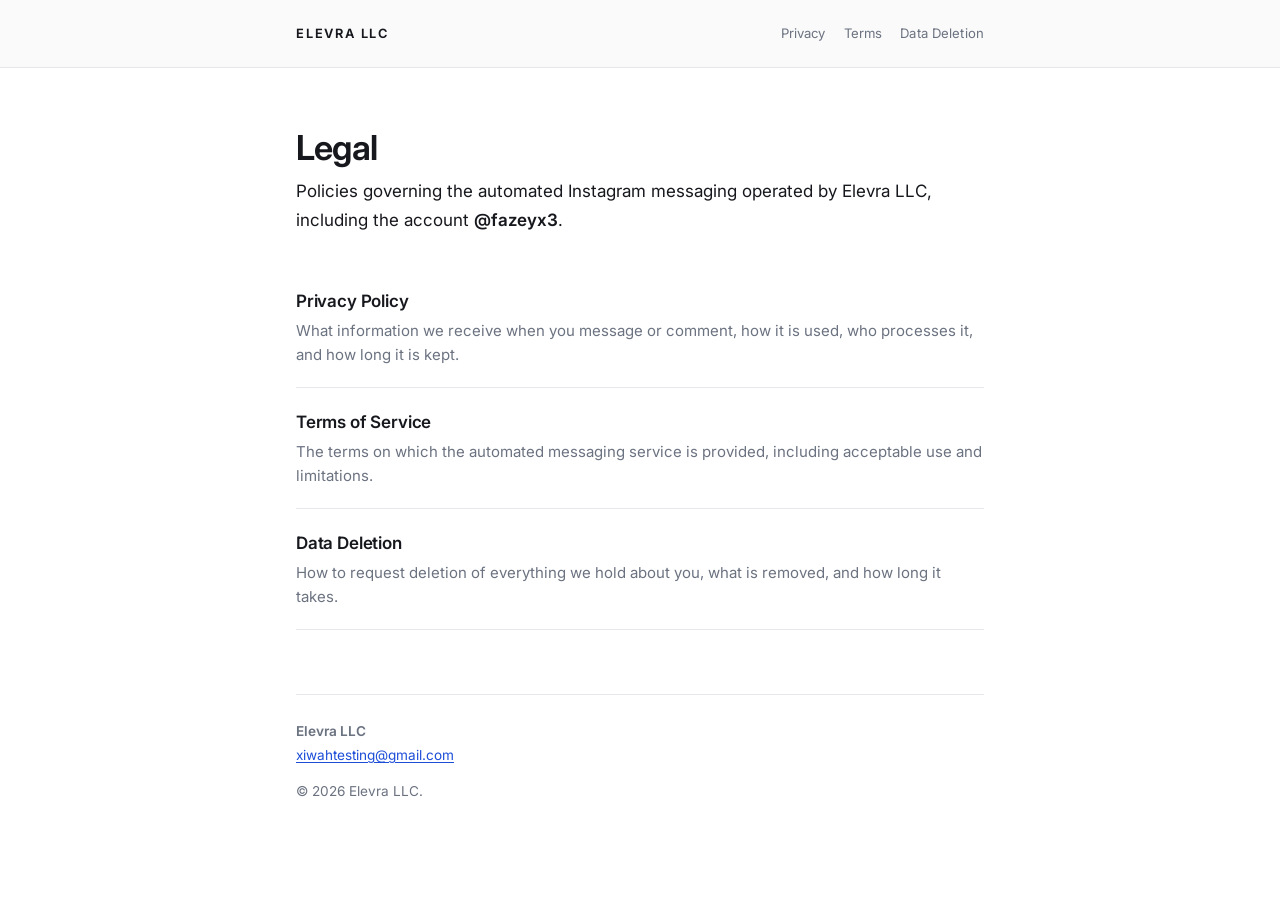
<file: index.html>
<!doctype html>
<html lang="en">
<head>
<meta charset="utf-8">
<meta name="viewport" content="width=device-width, initial-scale=1">
<title>Legal | Elevra LLC</title>
<meta name="description" content="Policies governing Elevra LLC's automated Instagram messaging.">
<link rel="preconnect" href="https://fonts.googleapis.com">
<link rel="preconnect" href="https://fonts.gstatic.com" crossorigin>
<link rel="stylesheet" href="https://fonts.googleapis.com/css2?family=Inter:wght@400;500;600;650&display=swap">
<link rel="stylesheet" href="style.css">
</head>
<body>

<header class="masthead">
  <div class="masthead-inner">
    <a class="wordmark" href="index.html">Elevra LLC</a>
    <nav>
      <a href="privacy.html">Privacy</a>
      <a href="terms.html">Terms</a>
      <a href="data-deletion.html">Data Deletion</a>
    </nav>
  </div>
</header>

<main>

  <h1 class="doc-title">Legal</h1>
  <p class="lede">Policies governing the automated Instagram messaging operated by Elevra LLC, including the account <strong>@fazeyx3</strong>.</p>

  <ul class="doc-list">
    <li>
      <a href="privacy.html">
        <div class="doc-list-title">Privacy Policy</div>
        <div class="doc-list-desc">What information we receive when you message or comment, how it is used, who processes it, and how long it is kept.</div>
      </a>
    </li>
    <li>
      <a href="terms.html">
        <div class="doc-list-title">Terms of Service</div>
        <div class="doc-list-desc">The terms on which the automated messaging service is provided, including acceptable use and limitations.</div>
      </a>
    </li>
    <li>
      <a href="data-deletion.html">
        <div class="doc-list-title">Data Deletion</div>
        <div class="doc-list-desc">How to request deletion of everything we hold about you, what is removed, and how long it takes.</div>
      </a>
    </li>
  </ul>

  <footer>
    <p class="contact-block">
      <span class="org">Elevra LLC</span><br>
      <a href="mailto:xiwahtesting@gmail.com">xiwahtesting@gmail.com</a>
    </p>
    <p style="margin-top:12px">&copy; 2026 Elevra LLC.</p>
  </footer>

</main>

</body>
</html>
</file>
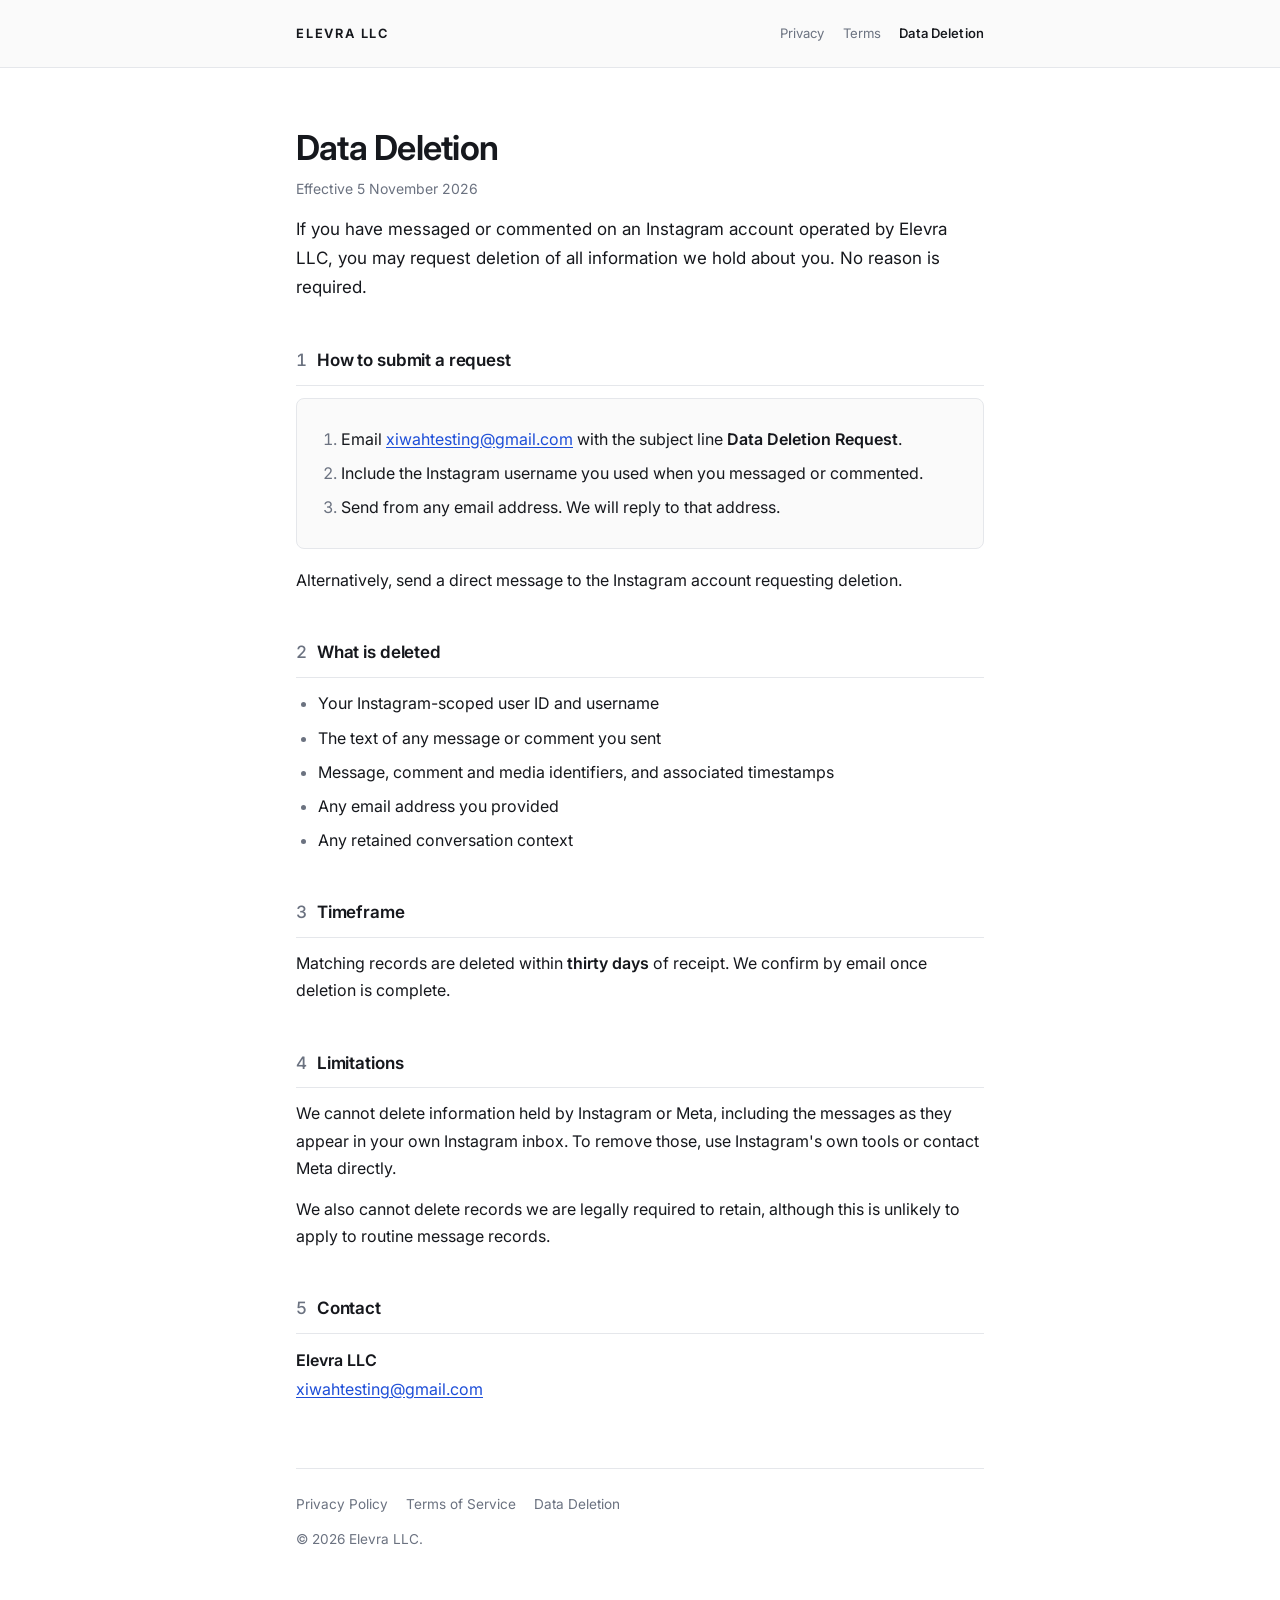
<file: data-deletion.html>
<!doctype html>
<html lang="en">
<head>
<meta charset="utf-8">
<meta name="viewport" content="width=device-width, initial-scale=1">
<title>Data Deletion | Elevra LLC</title>
<meta name="description" content="How to request deletion of information held by Elevra LLC's automated Instagram messaging.">
<link rel="preconnect" href="https://fonts.googleapis.com">
<link rel="preconnect" href="https://fonts.gstatic.com" crossorigin>
<link rel="stylesheet" href="https://fonts.googleapis.com/css2?family=Inter:wght@400;500;600;650&display=swap">
<link rel="stylesheet" href="style.css">
</head>
<body>

<header class="masthead">
  <div class="masthead-inner">
    <a class="wordmark" href="index.html">Elevra LLC</a>
    <nav>
      <a href="privacy.html">Privacy</a>
      <a href="terms.html">Terms</a>
      <a href="data-deletion.html" aria-current="page">Data Deletion</a>
    </nav>
  </div>
</header>

<main>

  <h1 class="doc-title">Data Deletion</h1>
  <p class="effective">Effective 5 November 2026</p>
  <p class="lede">If you have messaged or commented on an Instagram account operated by Elevra LLC, you may request deletion of all information we hold about you. No reason is required.</p>

  <section>
    <h2><span class="num">1</span>How to submit a request</h2>
    <div class="callout">
      <ol>
        <li>Email <a href="mailto:xiwahtesting@gmail.com?subject=Data%20Deletion%20Request">xiwahtesting@gmail.com</a> with the subject line <strong>Data Deletion Request</strong>.</li>
        <li>Include the Instagram username you used when you messaged or commented.</li>
        <li>Send from any email address. We will reply to that address.</li>
      </ol>
    </div>
    <p>Alternatively, send a direct message to the Instagram account requesting deletion.</p>
  </section>

  <section>
    <h2><span class="num">2</span>What is deleted</h2>
    <ul>
      <li>Your Instagram-scoped user ID and username</li>
      <li>The text of any message or comment you sent</li>
      <li>Message, comment and media identifiers, and associated timestamps</li>
      <li>Any email address you provided</li>
      <li>Any retained conversation context</li>
    </ul>
  </section>

  <section>
    <h2><span class="num">3</span>Timeframe</h2>
    <p>Matching records are deleted within <strong>thirty days</strong> of receipt. We confirm by email once deletion is complete.</p>
  </section>

  <section>
    <h2><span class="num">4</span>Limitations</h2>
    <p>We cannot delete information held by Instagram or Meta, including the messages as they appear in your own Instagram inbox. To remove those, use Instagram's own tools or contact Meta directly.</p>
    <p>We also cannot delete records we are legally required to retain, although this is unlikely to apply to routine message records.</p>
  </section>

  <section>
    <h2><span class="num">5</span>Contact</h2>
    <p class="contact-block">
      <span class="org">Elevra LLC</span><br>
      <a href="mailto:xiwahtesting@gmail.com">xiwahtesting@gmail.com</a>
    </p>
  </section>

  <footer>
    <nav>
      <a href="privacy.html">Privacy Policy</a>
      <a href="terms.html">Terms of Service</a>
      <a href="data-deletion.html">Data Deletion</a>
    </nav>
    <p>&copy; 2026 Elevra LLC.</p>
  </footer>

</main>

</body>
</html>
</file>
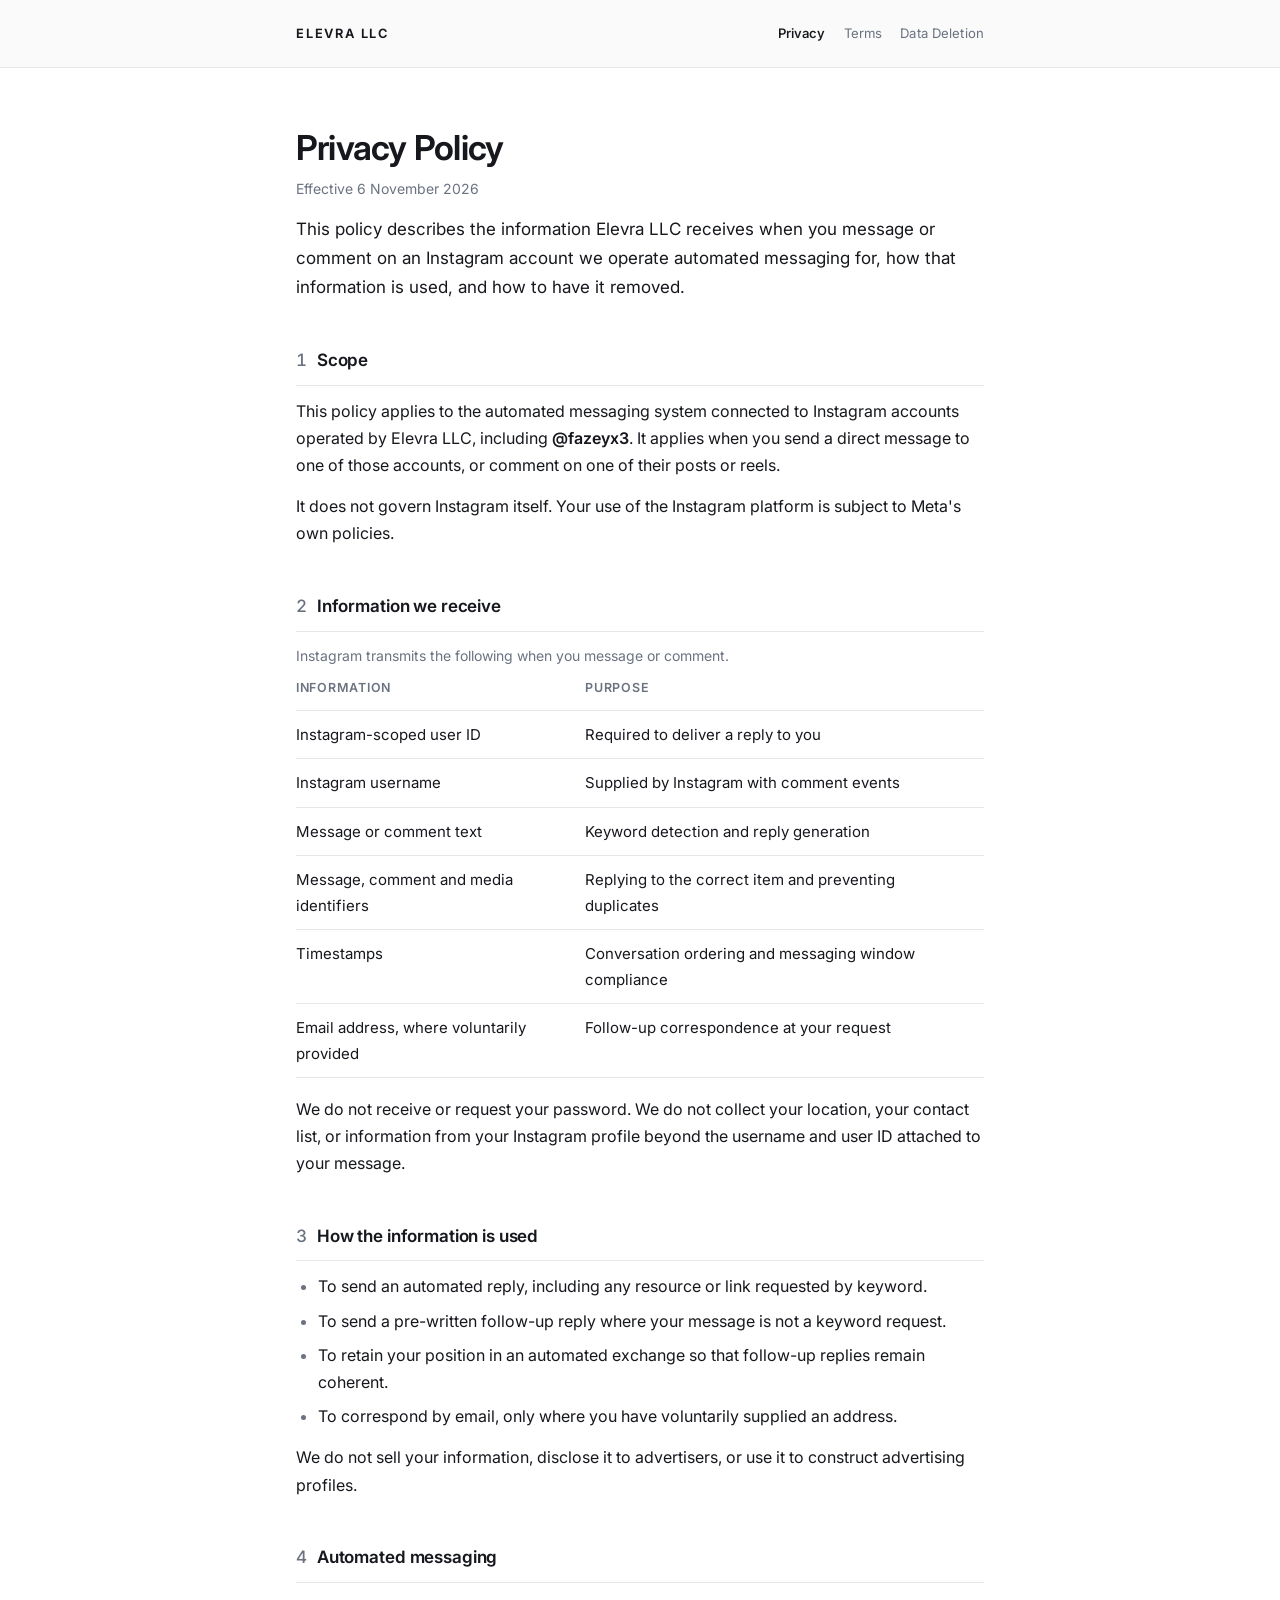
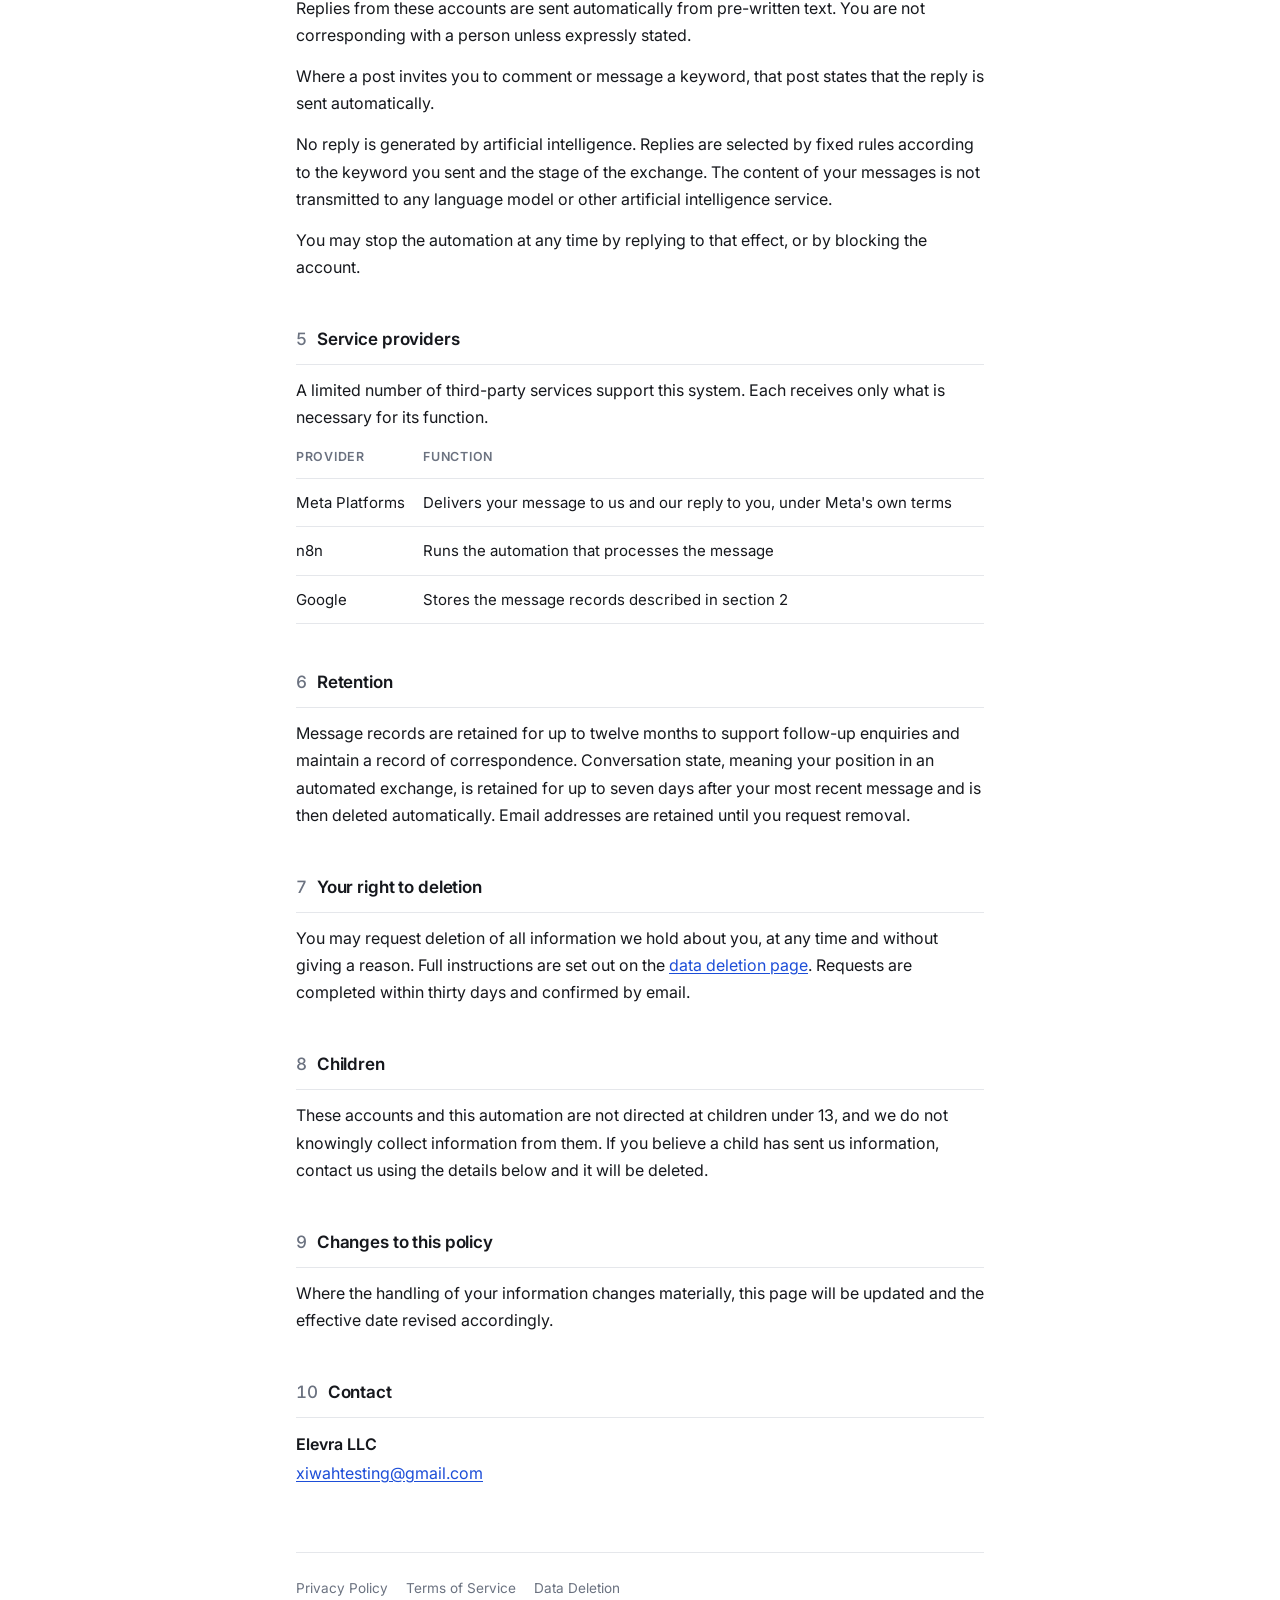
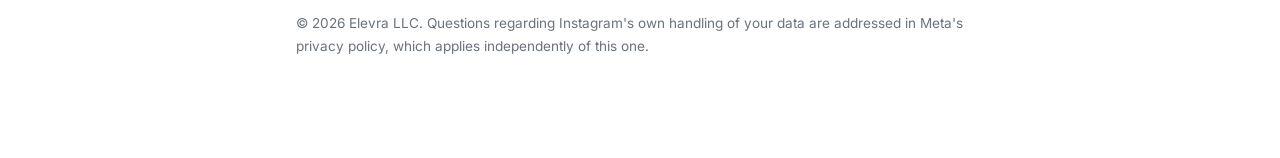
<file: privacy.html>
<!doctype html>
<html lang="en">
<head>
<meta charset="utf-8">
<meta name="viewport" content="width=device-width, initial-scale=1">
<title>Privacy Policy | Elevra LLC</title>
<meta name="description" content="How Elevra LLC handles information received through automated Instagram messaging.">
<link rel="preconnect" href="https://fonts.googleapis.com">
<link rel="preconnect" href="https://fonts.gstatic.com" crossorigin>
<link rel="stylesheet" href="https://fonts.googleapis.com/css2?family=Inter:wght@400;500;600;650&display=swap">
<link rel="stylesheet" href="style.css">
</head>
<body>

<header class="masthead">
  <div class="masthead-inner">
    <a class="wordmark" href="index.html">Elevra LLC</a>
    <nav>
      <a href="privacy.html" aria-current="page">Privacy</a>
      <a href="terms.html">Terms</a>
      <a href="data-deletion.html">Data Deletion</a>
    </nav>
  </div>
</header>

<main>

  <h1 class="doc-title">Privacy Policy</h1>
  <p class="effective">Effective 6 November 2026</p>
  <p class="lede">This policy describes the information Elevra LLC receives when you message or comment on an Instagram account we operate automated messaging for, how that information is used, and how to have it removed.</p>

  <section>
    <h2><span class="num">1</span>Scope</h2>
    <p>This policy applies to the automated messaging system connected to Instagram accounts operated by Elevra LLC, including <strong>@fazeyx3</strong>. It applies when you send a direct message to one of those accounts, or comment on one of their posts or reels.</p>
    <p>It does not govern Instagram itself. Your use of the Instagram platform is subject to Meta's own policies.</p>
  </section>

  <section>
    <h2><span class="num">2</span>Information we receive</h2>
    <table>
      <caption>Instagram transmits the following when you message or comment.</caption>
      <thead>
        <tr><th scope="col">Information</th><th scope="col">Purpose</th></tr>
      </thead>
      <tbody>
        <tr><td>Instagram-scoped user ID</td><td>Required to deliver a reply to you</td></tr>
        <tr><td>Instagram username</td><td>Supplied by Instagram with comment events</td></tr>
        <tr><td>Message or comment text</td><td>Keyword detection and reply generation</td></tr>
        <tr><td>Message, comment and media identifiers</td><td>Replying to the correct item and preventing duplicates</td></tr>
        <tr><td>Timestamps</td><td>Conversation ordering and messaging window compliance</td></tr>
        <tr><td>Email address, where voluntarily provided</td><td>Follow-up correspondence at your request</td></tr>
      </tbody>
    </table>
    <p>We do not receive or request your password. We do not collect your location, your contact list, or information from your Instagram profile beyond the username and user ID attached to your message.</p>
  </section>

  <section>
    <h2><span class="num">3</span>How the information is used</h2>
    <ul>
      <li>To send an automated reply, including any resource or link requested by keyword.</li>
      <li>To send a pre-written follow-up reply where your message is not a keyword request.</li>
      <li>To retain your position in an automated exchange so that follow-up replies remain coherent.</li>
      <li>To correspond by email, only where you have voluntarily supplied an address.</li>
    </ul>
    <p>We do not sell your information, disclose it to advertisers, or use it to construct advertising profiles.</p>
  </section>

  <section>
    <h2><span class="num">4</span>Automated messaging</h2>
    <p>Replies from these accounts are sent automatically from pre-written text. You are not corresponding with a person unless expressly stated.</p>
    <p>Where a post invites you to comment or message a keyword, that post states that the reply is sent automatically.</p>
    <p>No reply is generated by artificial intelligence. Replies are selected by fixed rules according to the keyword you sent and the stage of the exchange. The content of your messages is not transmitted to any language model or other artificial intelligence service.</p>
    <p>You may stop the automation at any time by replying to that effect, or by blocking the account.</p>
  </section>

  <section>
    <h2><span class="num">5</span>Service providers</h2>
    <p>A limited number of third-party services support this system. Each receives only what is necessary for its function.</p>
    <table>
      <thead>
        <tr><th scope="col">Provider</th><th scope="col">Function</th></tr>
      </thead>
      <tbody>
        <tr><td>Meta Platforms</td><td>Delivers your message to us and our reply to you, under Meta's own terms</td></tr>
        <tr><td>n8n</td><td>Runs the automation that processes the message</td></tr>
        <tr><td>Google</td><td>Stores the message records described in section 2</td></tr>
      </tbody>
    </table>
  </section>

  <section>
    <h2><span class="num">6</span>Retention</h2>
    <p>Message records are retained for up to twelve months to support follow-up enquiries and maintain a record of correspondence. Conversation state, meaning your position in an automated exchange, is retained for up to seven days after your most recent message and is then deleted automatically. Email addresses are retained until you request removal.</p>
  </section>

  <section>
    <h2><span class="num">7</span>Your right to deletion</h2>
    <p>You may request deletion of all information we hold about you, at any time and without giving a reason. Full instructions are set out on the <a href="data-deletion.html">data deletion page</a>. Requests are completed within thirty days and confirmed by email.</p>
  </section>

  <section>
    <h2><span class="num">8</span>Children</h2>
    <p>These accounts and this automation are not directed at children under 13, and we do not knowingly collect information from them. If you believe a child has sent us information, contact us using the details below and it will be deleted.</p>
  </section>

  <section>
    <h2><span class="num">9</span>Changes to this policy</h2>
    <p>Where the handling of your information changes materially, this page will be updated and the effective date revised accordingly.</p>
  </section>

  <section>
    <h2><span class="num">10</span>Contact</h2>
    <p class="contact-block">
      <span class="org">Elevra LLC</span><br>
      <a href="mailto:xiwahtesting@gmail.com">xiwahtesting@gmail.com</a>
    </p>
  </section>

  <footer>
    <nav>
      <a href="privacy.html">Privacy Policy</a>
      <a href="terms.html">Terms of Service</a>
      <a href="data-deletion.html">Data Deletion</a>
    </nav>
    <p>&copy; 2026 Elevra LLC. Questions regarding Instagram's own handling of your data are addressed in Meta's privacy policy, which applies independently of this one.</p>
  </footer>

</main>

</body>
</html>
</file>
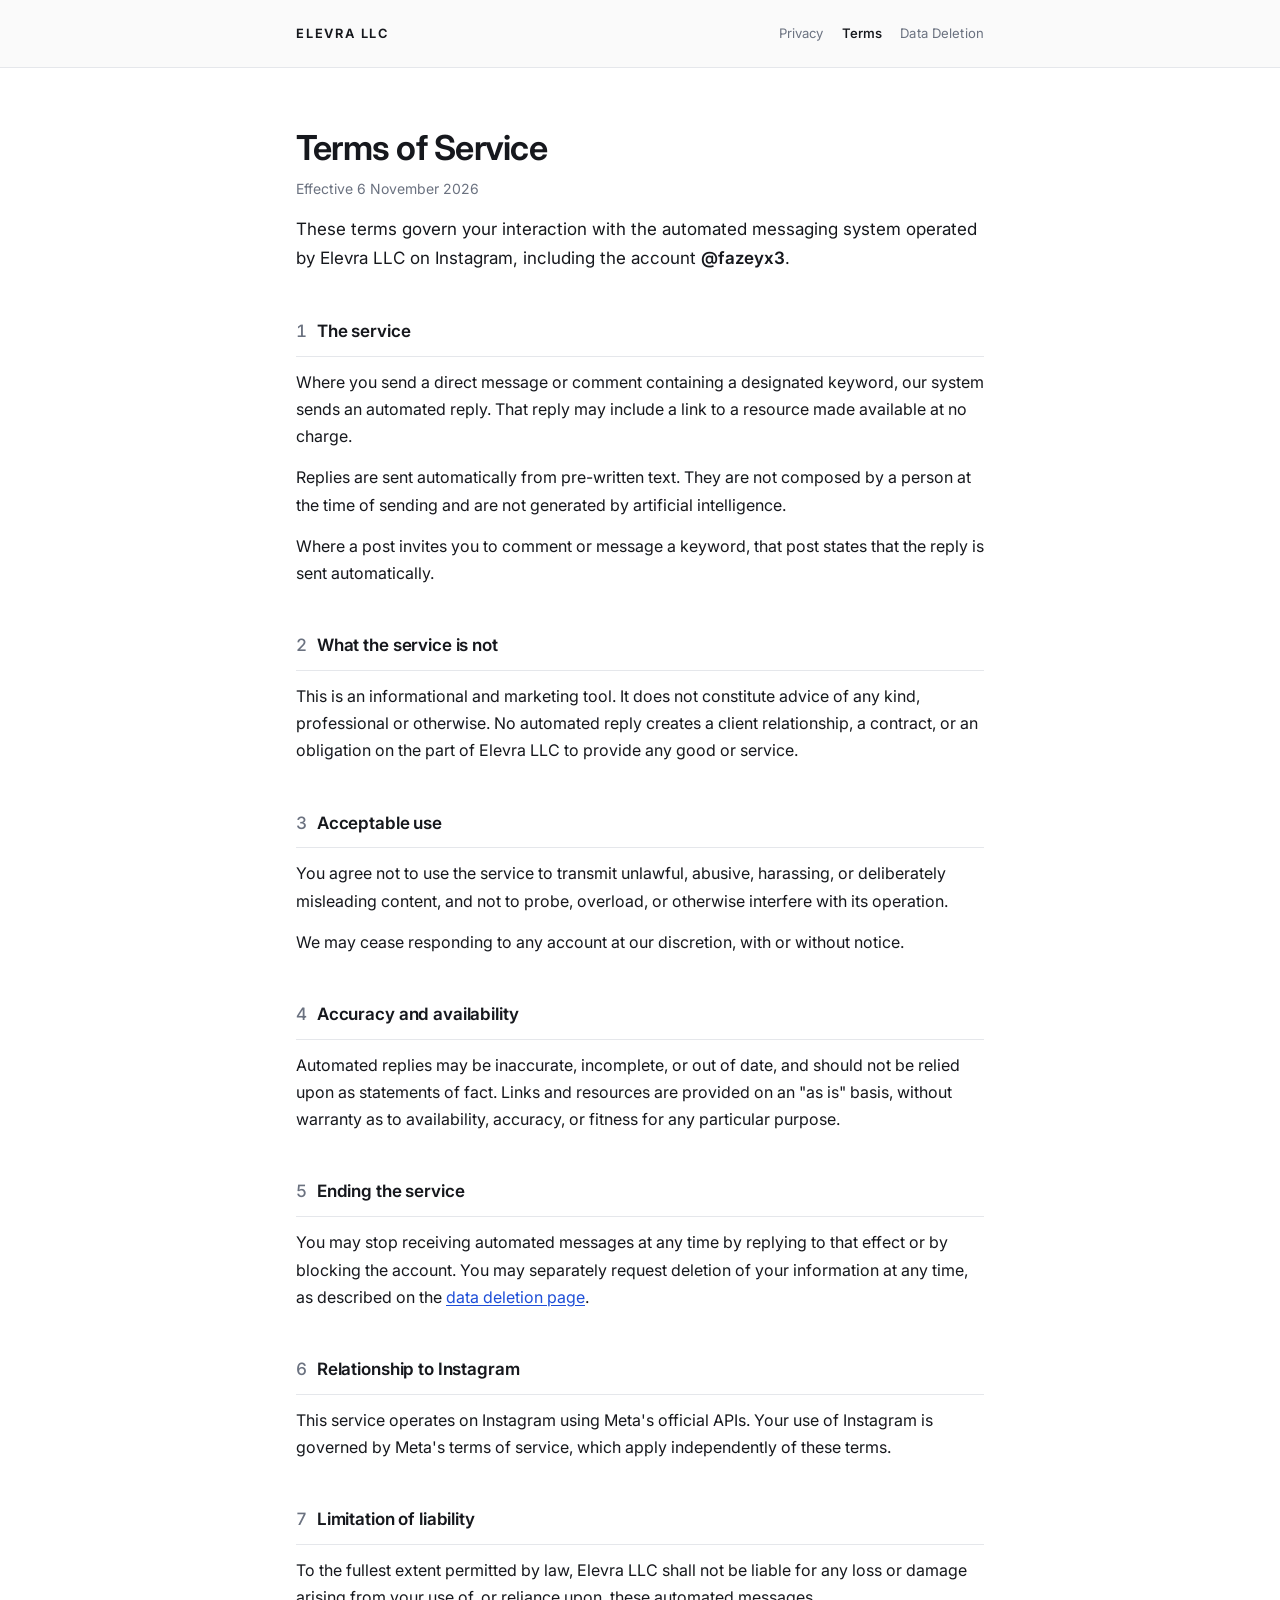
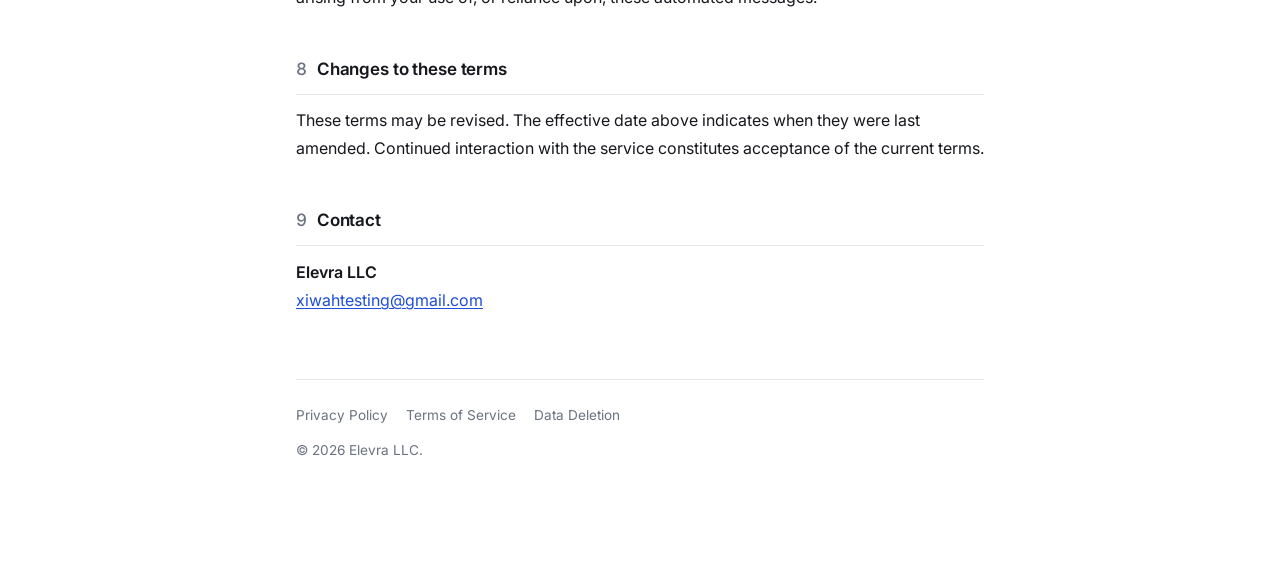
<file: terms.html>
<!doctype html>
<html lang="en">
<head>
<meta charset="utf-8">
<meta name="viewport" content="width=device-width, initial-scale=1">
<title>Terms of Service | Elevra LLC</title>
<meta name="description" content="Terms governing use of Elevra LLC's automated Instagram messaging.">
<link rel="preconnect" href="https://fonts.googleapis.com">
<link rel="preconnect" href="https://fonts.gstatic.com" crossorigin>
<link rel="stylesheet" href="https://fonts.googleapis.com/css2?family=Inter:wght@400;500;600;650&display=swap">
<link rel="stylesheet" href="style.css">
</head>
<body>

<header class="masthead">
  <div class="masthead-inner">
    <a class="wordmark" href="index.html">Elevra LLC</a>
    <nav>
      <a href="privacy.html">Privacy</a>
      <a href="terms.html" aria-current="page">Terms</a>
      <a href="data-deletion.html">Data Deletion</a>
    </nav>
  </div>
</header>

<main>

  <h1 class="doc-title">Terms of Service</h1>
  <p class="effective">Effective 6 November 2026</p>
  <p class="lede">These terms govern your interaction with the automated messaging system operated by Elevra LLC on Instagram, including the account <strong>@fazeyx3</strong>.</p>

  <section>
    <h2><span class="num">1</span>The service</h2>
    <p>Where you send a direct message or comment containing a designated keyword, our system sends an automated reply. That reply may include a link to a resource made available at no charge.</p>
    <p>Replies are sent automatically from pre-written text. They are not composed by a person at the time of sending and are not generated by artificial intelligence.</p>
    <p>Where a post invites you to comment or message a keyword, that post states that the reply is sent automatically.</p>
  </section>

  <section>
    <h2><span class="num">2</span>What the service is not</h2>
    <p>This is an informational and marketing tool. It does not constitute advice of any kind, professional or otherwise. No automated reply creates a client relationship, a contract, or an obligation on the part of Elevra LLC to provide any good or service.</p>
  </section>

  <section>
    <h2><span class="num">3</span>Acceptable use</h2>
    <p>You agree not to use the service to transmit unlawful, abusive, harassing, or deliberately misleading content, and not to probe, overload, or otherwise interfere with its operation.</p>
    <p>We may cease responding to any account at our discretion, with or without notice.</p>
  </section>

  <section>
    <h2><span class="num">4</span>Accuracy and availability</h2>
    <p>Automated replies may be inaccurate, incomplete, or out of date, and should not be relied upon as statements of fact. Links and resources are provided on an "as is" basis, without warranty as to availability, accuracy, or fitness for any particular purpose.</p>
  </section>

  <section>
    <h2><span class="num">5</span>Ending the service</h2>
    <p>You may stop receiving automated messages at any time by replying to that effect or by blocking the account. You may separately request deletion of your information at any time, as described on the <a href="data-deletion.html">data deletion page</a>.</p>
  </section>

  <section>
    <h2><span class="num">6</span>Relationship to Instagram</h2>
    <p>This service operates on Instagram using Meta's official APIs. Your use of Instagram is governed by Meta's terms of service, which apply independently of these terms.</p>
  </section>

  <section>
    <h2><span class="num">7</span>Limitation of liability</h2>
    <p>To the fullest extent permitted by law, Elevra LLC shall not be liable for any loss or damage arising from your use of, or reliance upon, these automated messages.</p>
  </section>

  <section>
    <h2><span class="num">8</span>Changes to these terms</h2>
    <p>These terms may be revised. The effective date above indicates when they were last amended. Continued interaction with the service constitutes acceptance of the current terms.</p>
  </section>

  <section>
    <h2><span class="num">9</span>Contact</h2>
    <p class="contact-block">
      <span class="org">Elevra LLC</span><br>
      <a href="mailto:xiwahtesting@gmail.com">xiwahtesting@gmail.com</a>
    </p>
  </section>

  <footer>
    <nav>
      <a href="privacy.html">Privacy Policy</a>
      <a href="terms.html">Terms of Service</a>
      <a href="data-deletion.html">Data Deletion</a>
    </nav>
    <p>&copy; 2026 Elevra LLC.</p>
  </footer>

</main>

</body>
</html>
</file>
<file: style.css>
:root {
  --bg: #ffffff;
  --surface: #fafafa;
  --fg: #16181d;
  --muted: #6b7280;
  --rule: #e5e7eb;
  --accent: #1d4ed8;
  --wordmark: #16181d;
}

:root:not([data-theme="light"]) { color-scheme: light; }

@media (prefers-color-scheme: dark) {
  :root:not([data-theme="light"]) {
    --bg: #0f1115;
    --surface: #161920;
    --fg: #e8eaed;
    --muted: #9aa1ad;
    --rule: #272b33;
    --accent: #7ba3ff;
    --wordmark: #e8eaed;
    color-scheme: dark;
  }
}

:root[data-theme="dark"] {
  --bg: #0f1115;
  --surface: #161920;
  --fg: #e8eaed;
  --muted: #9aa1ad;
  --rule: #272b33;
  --accent: #7ba3ff;
  --wordmark: #e8eaed;
  color-scheme: dark;
}

* { box-sizing: border-box; }

html { -webkit-text-size-adjust: 100%; }

body {
  margin: 0;
  background: var(--bg);
  color: var(--fg);
  font-family: Inter, -apple-system, BlinkMacSystemFont, "Segoe UI", Helvetica, Arial, sans-serif;
  font-size: 16px;
  line-height: 1.7;
  font-feature-settings: "kern" 1, "liga" 1;
  -webkit-font-smoothing: antialiased;
}

/* Masthead */
.masthead {
  border-bottom: 1px solid var(--rule);
  background: var(--surface);
}

.masthead-inner {
  max-width: 720px;
  margin: 0 auto;
  padding: 22px 16px;
  display: flex;
  align-items: baseline;
  justify-content: space-between;
  gap: 16px;
  flex-wrap: wrap;
}

.wordmark {
  font-weight: 650;
  font-size: 0.8rem;
  letter-spacing: 0.14em;
  text-transform: uppercase;
  color: var(--wordmark);
  text-decoration: none;
  white-space: nowrap;
}

.masthead nav {
  display: flex;
  gap: 18px;
  flex-wrap: wrap;
}

.masthead nav a {
  font-size: 0.82rem;
  color: var(--muted);
  text-decoration: none;
  letter-spacing: 0.01em;
}

.masthead nav a:hover { color: var(--fg); }
.masthead nav a[aria-current="page"] { color: var(--fg); font-weight: 550; }

/* Document body */
main {
  max-width: 720px;
  margin: 0 auto;
  padding: 60px 16px 100px;
}

.doc-title {
  font-size: clamp(1.75rem, 5vw, 2.15rem);
  line-height: 1.15;
  letter-spacing: -0.022em;
  font-weight: 640;
  margin: 0 0 10px;
}

.effective {
  color: var(--muted);
  font-size: 0.875rem;
  margin: 0 0 14px;
}

.lede {
  font-size: 1.0625rem;
  color: var(--fg);
  margin: 0 0 8px;
}

section { margin-top: 44px; }

h2 {
  font-size: 1.0625rem;
  font-weight: 620;
  letter-spacing: -0.008em;
  margin: 0 0 12px;
  padding-bottom: 10px;
  border-bottom: 1px solid var(--rule);
}

h2 .num {
  color: var(--muted);
  font-weight: 500;
  font-variant-numeric: tabular-nums;
  margin-right: 10px;
}

p { margin: 0 0 14px; }

ul, ol { padding-left: 22px; margin: 0 0 14px; }
li { margin: 7px 0; }
li::marker { color: var(--muted); }

a { color: var(--accent); text-decoration: underline; text-underline-offset: 2px; }

strong { font-weight: 620; }

/* Data table */
table {
  width: 100%;
  border-collapse: collapse;
  margin: 4px 0 18px;
  font-size: 0.9375rem;
}

caption {
  caption-side: top;
  text-align: left;
  color: var(--muted);
  font-size: 0.875rem;
  padding-bottom: 10px;
}

th, td {
  text-align: left;
  padding: 11px 14px 11px 0;
  border-bottom: 1px solid var(--rule);
  vertical-align: top;
}

th {
  font-weight: 600;
  font-size: 0.78rem;
  letter-spacing: 0.06em;
  text-transform: uppercase;
  color: var(--muted);
  padding-top: 0;
}

/* Callout */
.callout {
  background: var(--surface);
  border: 1px solid var(--rule);
  border-radius: 8px;
  padding: 20px 22px;
  margin: 4px 0 18px;
}

.callout ol { margin-bottom: 0; }
.callout > :last-child { margin-bottom: 0; }

/* Contact block */
.contact-block {
  line-height: 1.8;
  margin: 0;
}

.contact-block .org { font-weight: 620; }

/* Footer */
footer {
  border-top: 1px solid var(--rule);
  margin-top: 64px;
  padding-top: 24px;
  color: var(--muted);
  font-size: 0.85rem;
}

footer nav {
  display: flex;
  gap: 18px;
  flex-wrap: wrap;
  margin-bottom: 12px;
}

footer nav a { color: var(--muted); text-decoration: none; }
footer nav a:hover { color: var(--fg); text-decoration: underline; }

footer p { margin: 0; }

/* Index page */
.doc-list { list-style: none; padding: 0; margin: 32px 0 0; }

.doc-list li {
  margin: 0;
  border-bottom: 1px solid var(--rule);
}

.doc-list a {
  display: block;
  padding: 20px 0;
  text-decoration: none;
  color: var(--fg);
}

.doc-list a:hover .doc-list-title { color: var(--accent); }

.doc-list-title {
  font-weight: 600;
  font-size: 1.0625rem;
  letter-spacing: -0.01em;
  margin-bottom: 3px;
}

.doc-list-desc { color: var(--muted); font-size: 0.9375rem; line-height: 1.6; }
</file>
